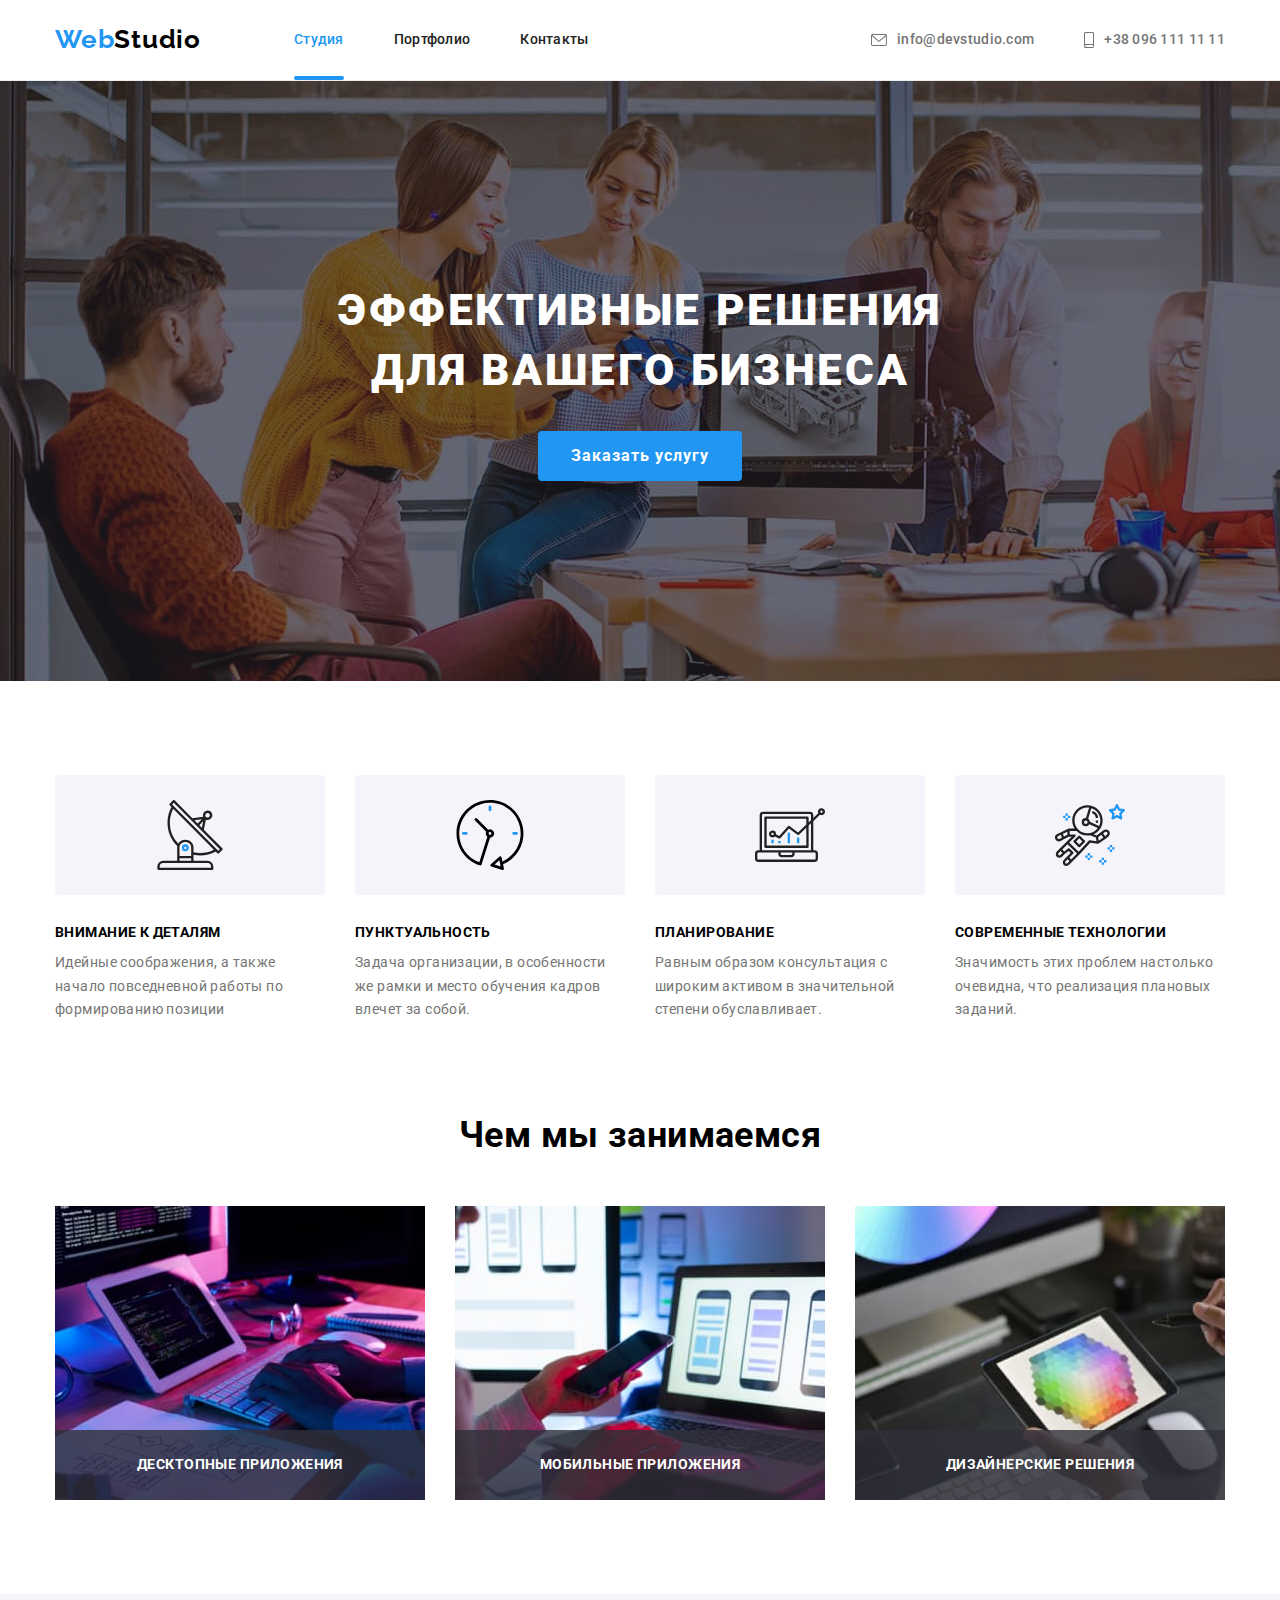
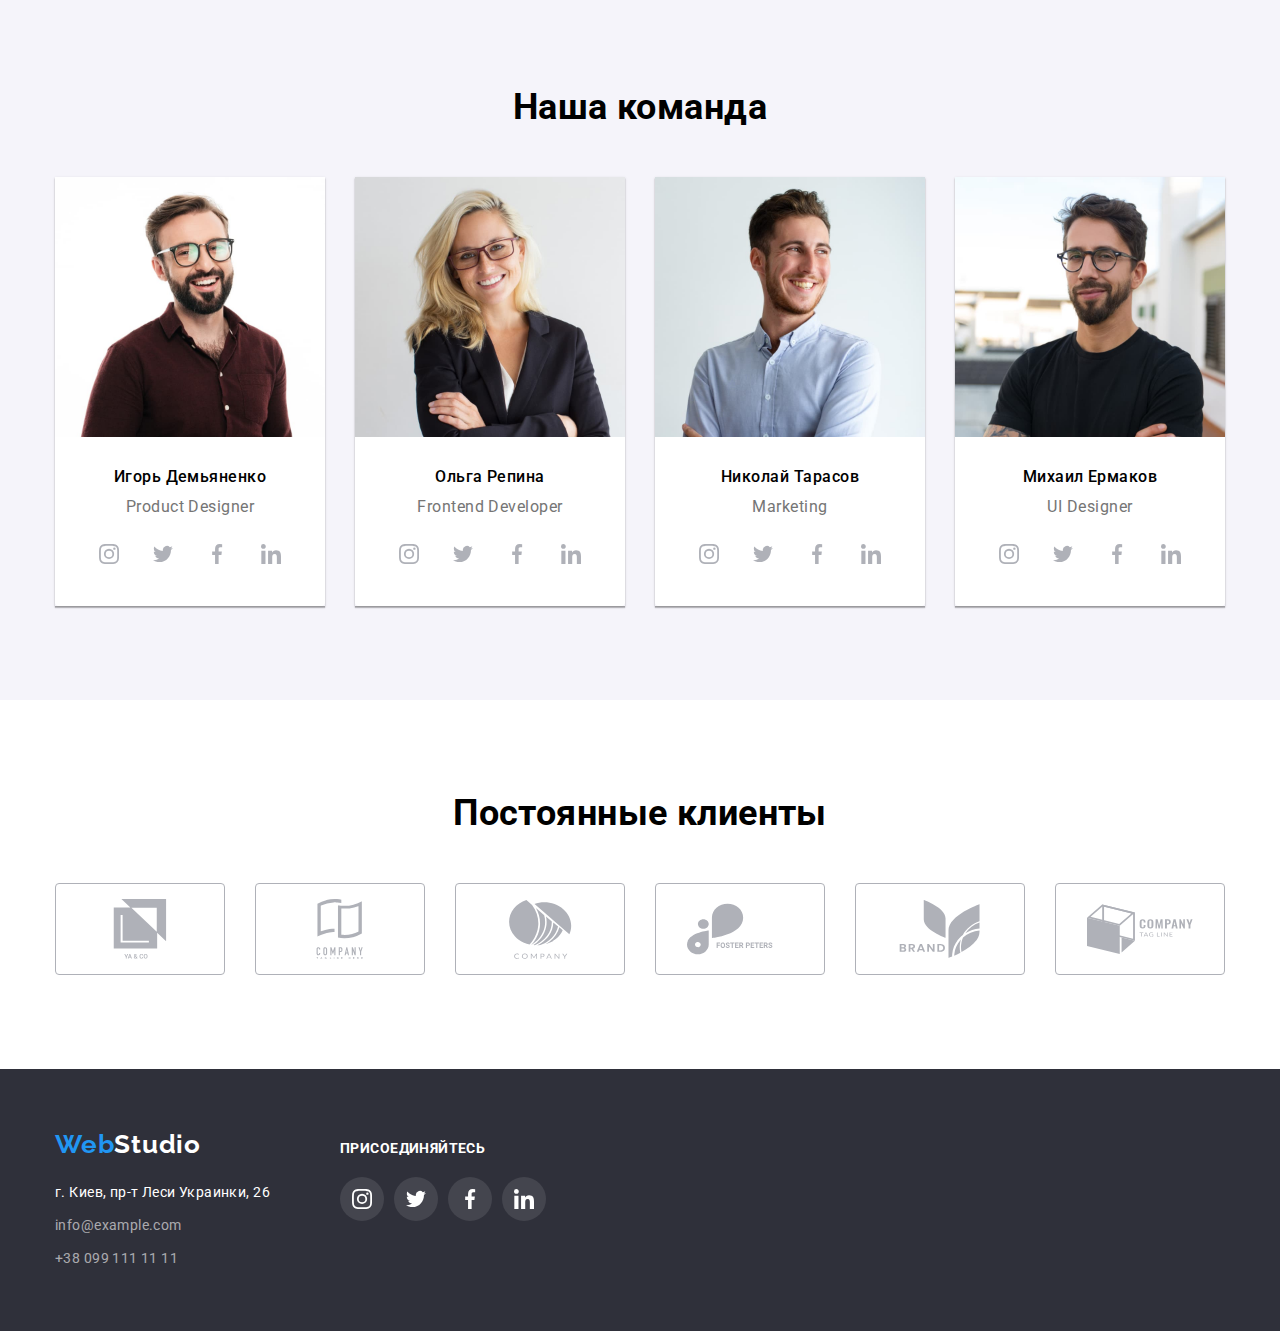
<file: index.html>
<!DOCTYPE html>
<html lang="ru">
  <head>
    <meta charset="UTF-8" />
    <meta name="viewport" content="width=device-width, initial-scale=1.0" />
    <title>ДЗ_5</title>
    <link rel="preconnect" href="https://fonts.googleapis.com" />
    <!--зачем нужны два первые линка с preconnect?-->
    <link rel="preconnect" href="https://fonts.gstatic.com" crossorigin />
    <link
      href="https://fonts.googleapis.com/css2?family=Raleway:wght@700&family=Roboto:wght@400;500;700;900&display=swap"
      rel="stylesheet"
    />
    <link
      rel="stylesheet"
      href="https://cdnjs.cloudflare.com/ajax/libs/modern-normalize/1.1.0/modern-normalize.min.css"
    />

    <link rel="stylesheet" href="./css/styles.css" />
  </head>

  <body>
    <!-- Шапка сайта -->
    <header class="header-border">
      <div class="container header-section">
        <nav class="nav">
          <a href="./index.html" class="logo">
            Web<span class="nav-logo">Studio</span></a
          >

          <!-- Навигация -->
          <ul class="site-nav">
            <li class="item">
              <a href="" class="link current underline">Студия </a>
            </li>

            <li class="item">
              <a href="./portfolio.html" class="link">Портфолио </a>
            </li>

            <li class="item">
              <a href="" class="link">Контакты </a>
            </li>
          </ul>
        </nav>

        <!-- Контакты в меню-->
        <ul class="contacts">
          <li class="contacts-item">
            <a href="mailto:info@devstudio.com" class="link icon-hov">
              <svg class="button-icon" width="16px" height="12px">
                <use href="./images/sprite.svg#envelope"></use>
              </svg>
              info@devstudio.com
            </a>
          </li>

          <li class="contacts-item">
            <a href="tel:+380991111111" class="link icon-hov">
              <svg class="button-icon" width="10px" height="16px">
                <use href="./images/sprite.svg#smartphone"></use>
              </svg>
              +38 096 111 11 11
            </a>
          </li>
        </ul>
      </div>
    </header>

    <!-- Уникальный контент страницы -->
    <main>
      <!-- Герой -->
      <section class="hero">
        <div class="container">
          <h1 class="hero-title">
            Эффективные решения <br />для вашего бизнеса
          </h1>
          <button class="hero-button" type="button" data-modal-open>
            Заказать услугу
          </button>

          <!-- Модальное окно -->
          <div class="backdrop is-hidden" data-modal>
            <div class="modal">
              <button class="close-button" data-modal-close>
                <svg width="18" height="18">
                  <use href="./images/sprite.svg#close"></use>
                </svg>
              </button>
            </div>
          </div>
        </div>
      </section>

      <!-- Преимущества -->
      <section class="feature-title section">
        <div class="container">
          <h2 class="visually-hidden">Преимущества</h2>
          <ul>
            <li class="features">
              <div class="features-icons">
                <svg class="icon-antenna" width="70px" height="70px">
                  <use href="./images/sprite.svg#antenna"></use>
                </svg>
              </div>
              <h3 class="feature-list-text">Внимание к деталям</h3>
              <p class="feature-list-description">
                Идейные соображения, а также начало повседневной работы по
                формированию позиции
              </p>
            </li>
            <li class="features">
              <div class="features-icons">
                <svg class="icon-clock" width="70px" height="70px">
                  <use href="./images/sprite.svg#clock"></use>
                </svg>
              </div>
              <h3 class="feature-list-text">Пунктуальность</h3>
              <p class="feature-list-description">
                Задача организации, в особенности же рамки и место обучения
                кадров влечет за собой.
              </p>
            </li>
            <li class="features">
              <div class="features-icons">
                <svg class="icon-diagram" width="70px" height="70px">
                  <use href="./images/sprite.svg#diagram"></use>
                </svg>
              </div>
              <h3 class="feature-list-text">Планирование</h3>
              <p class="feature-list-description">
                Равным образом консультация с широким активом в значительной
                степени обуславливает.
              </p>
            </li>
            <li class="features">
              <div class="features-icons">
                <svg class="icon-astronaut" width="70px" height="70px">
                  <use href="./images/sprite.svg#astronaut"></use>
                </svg>
              </div>
              <h3 class="feature-list-text">Современные технологии</h3>
              <p class="feature-list-description">
                Значимость этих проблем настолько очевидна, что реализация
                плановых заданий.
              </p>
            </li>
          </ul>
        </div>
      </section>

      <!-- Примеры работ -->
      <section class="section-exapmles">
        <div class="container">
          <h2 class="section-title">Чем мы занимаемся</h2>
          <ul>
            <li class="section-img">
              <img
                src="./images/img.jpg"
                alt="программист кодит"
                width="370"
                height="294"
              />
              <div class="examples-img">
                <p class="img-descript">Десктопные приложения</p>
              </div>
            </li>

            <li class="section-img">
              <img
                src="./images/box2.jpg"
                alt="телефон и ноутбук"
                width="370"
                height="294"
              />
              <div class="examples-img">
                <p class="img-descript">Мобильные приложения</p>
              </div>
            </li>
            <li class="section-img">
              <img
                src="./images/box3.jpg"
                alt="графический дизайн"
                width="370"
                height="294"
              />
              <div class="examples-img">
                <p class="img-descript">Дизайнерские решения</p>
              </div>
            </li>
          </ul>
        </div>
      </section>

      <!-- Команда -->
      <section class="team section">
        <div class="container">
          <h2 class="section-title">Наша команда</h2>

          <ul>
            <li class="team-img">
              <img
                src="./images/igor.jpg"
                alt="Игорь Демьяненко"
                width="270"
                height="260"
              />
              <div class="team-container">
                <h3 class="team-title">Игорь Демьяненко</h3>
                <p class="section-description">Product Designer</p>

                <ul class="team-icons">
                  <li class="team-list">
                    <a href="" class="team-network-icons">
                      <svg class="icons" width="20px" height="20px">
                        <use href="./images/sprite.svg#instagram"></use>
                      </svg>
                    </a>
                  </li>

                  <li class="team-list">
                    <a href="" class="team-network-icons">
                      <svg class="icons" width="20px" height="20px">
                        <use href="./images/sprite.svg#twitter"></use>
                      </svg>
                    </a>
                  </li>

                  <li class="team-list">
                    <a href="" class="team-network-icons">
                      <svg width="20px" height="20px">
                        <use href="./images/sprite.svg#facebook"></use>
                      </svg>
                    </a>
                  </li>

                  <li class="team-list">
                    <a href="" class="team-network-icons">
                      <svg                      
                        width="20px"
                        height="20px"
                      >
                        <use href="./images/sprite.svg#linkedin"></use>
                      </svg>
                    </a>
                  </li>
                </ul>
              </div>
            </li>
            <li class="team-img">
              <img
                src="./images/olga.jpg"
                alt="Ольга Репина"
                width="270"
                height="260"
              />
              <div class="team-container">
                <h3 class="team-title">Ольга Репина</h3>
                <p class="section-description">Frontend Developer</p>

                <ul class="team-icons">
                  <li class="team-list">
                    <a href="" class="team-network-icons">
                      <svg width="20px" height="20px">
                        <use href="./images/sprite.svg#instagram"></use>
                      </svg>
                    </a>
                  </li>

                  <li class="team-list">
                    <a href="" class="team-network-icons">
                      <svg width="20px" height="20px">
                        <use href="./images/sprite.svg#twitter"></use>
                      </svg>
                    </a>
                  </li>

                  <li class="team-list">
                    <a href="" class="team-network-icons">
                      <svg width="20px" height="20px">
                        <use href="./images/sprite.svg#facebook"></use>
                      </svg>
                    </a>
                  </li>

                  <li class="team-list">
                    <a href="" class="team-network-icons">
                      <svg width="20px" height="20px">
                        <use href="./images/sprite.svg#linkedin"></use>
                      </svg>
                    </a>
                  </li>
                </ul>
              </div>
            </li>
            <li class="team-img">
              <img
                src="./images/nikolay.jpg"
                alt="Николай Тарасов"
                width="270"
                height="260"
              />
              <div class="team-container">
                <h3 class="team-title">Николай Тарасов</h3>
                <p class="section-description">Marketing</p>
                <ul class="team-icons">
                  <li class="team-list">
                    <a href="" class="team-network-icons">
                      <svg width="20px" height="20px">
                        <use href="./images/sprite.svg#instagram"></use>
                      </svg>
                    </a>
                  </li>

                  <li class="team-list">
                    <a href="" class="team-network-icons">
                      <svg width="20px" height="20px">
                        <use href="./images/sprite.svg#twitter"></use>
                      </svg>
                    </a>
                  </li>

                  <li class="team-list">
                    <a href="" class="team-network-icons">
                      <svg width="20px" height="20px">
                        <use href="./images/sprite.svg#facebook"></use>
                      </svg>
                    </a>
                  </li>

                  <li class="team-list">
                    <a href="" class="team-network-icons">
                      <svg width="20px" height="20px">
                        <use href="./images/sprite.svg#linkedin"></use>
                      </svg>
                    </a>
                  </li>
                </ul>
              </div>
            </li>
            <li class="team-img">
              <img
                src="./images/mixail.jpg"
                alt="Михаил Ермаков"
                width="270"
                height="260px"
              />
              <div class="team-container">
                <h3 class="team-title">Михаил Ермаков</h3>
                <p class="section-description">UI Designer</p>
                <ul class="team-icons">
                  <li class="team-list">
                    <a href="" class="team-network-icons">
                      <svg width="20px" height="20px">
                        <use href="./images/sprite.svg#instagram"></use>
                      </svg>
                    </a>
                  </li>

                  <li class="team-list">
                    <a href="" class="team-network-icons">
                      <svg width="20px" height="20px">
                        <use href="./images/sprite.svg#twitter"></use>
                      </svg>
                    </a>
                  </li>

                  <li class="team-list">
                    <a href="" class="team-network-icons">
                      <svg width="20px" height="20px">
                        <use href="./images/sprite.svg#facebook"></use>
                      </svg>
                    </a>
                  </li>

                  <li class="team-list">
                    <a href="" class="team-network-icons">
                      <svg width="20px" height="20px">
                        <use href="./images/sprite.svg#linkedin"></use>
                      </svg>
                    </a>
                  </li>
                </ul>
              </div>
            </li>
          </ul>
        </div>
      </section>

      <!-- Постоянные клиенты -->
      <section class="customers section">
        <div class="container">
          <h2 class="section-title cusotmers-title">Постоянные клиенты</h2>

          <ul>
            <li class="customers-list">
              <a href="" class="customers-link">
                <svg class="customers-icon" width="106px" height="60px">
                  <use href="./images/sprite.svg#group"></use>
                </svg>
              </a>
            </li>

            <li class="customers-list">
              <a href="" class="customers-link">
                <svg class="customers-icon" width="106px" height="60px">
                  <use href="./images/sprite.svg#group2"></use>
                </svg>
              </a>
            </li>

            <li class="customers-list">
              <a href="" class="customers-link">
                <svg class="customers-icon" width="106px" height="60px">
                  <use href="./images/sprite.svg#group3"></use>
                </svg>
              </a>
            </li>

            <li class="customers-list">
              <a href="" class="customers-link">
                <svg class="customers-icon" width="106px" height="60px">
                  <use href="./images/sprite.svg#group4"></use>
                </svg>
              </a>
            </li>

            <li class="customers-list">
              <a href="" class="customers-link">
                <svg class="customers-icon" width="106px" height="60px">
                  <use href="./images/sprite.svg#group5"></use>
                </svg>
              </a>
            </li>

            <li class="customers-list">
              <a href="" class="customers-link">
                <svg class="customers-icon" width="106px" height="60px">
                  <use href="./images/sprite.svg#group6"></use>
                </svg>
              </a>
            </li>
          </ul>
        </div>
      </section>
    </main>
    <!-- Футер -->
    <footer class="footer-section">
      <div class="container footer-container">
        <div class="container-address">
          <a href="./index.html" class="logo-footer">
            Web<span class="footer-section-logo">Studio</span>
          </a>

          <address class="address">
            <p class="address-location">г. Киев, пр-т Леси Украинки, 26</p>
            <a href="mailto:info@example.com" class="footer-section-contact"
              >info@example.com</a
            >
            <a href="tel:+380991111111" class="footer-section-contact"
              >+38 099 111 11 11</a
            >
          </address>
        </div>

        <div class="icons-footer">
          <p class="icons-title">присоединяйтесь</p>
          <ul class="icons-footer-list">
            <li class="icons-list">
              <a href="" class="footer-icons-link">
                <svg class="footer-icons-img">
                  <use href="./images/sprite.svg#instagram"></use>
                </svg>
              </a>
            </li>
            <li class="icons-list">
              <a href="" class="footer-icons-link">
                <svg class="footer-icons-img">
                  <use href="./images/sprite.svg#twitter"></use>
                </svg>
              </a>
            </li>
            <li class="icons-list">
              <a href="" class="footer-icons-link">
                <svg class="footer-icons-img">
                  <use href="./images/sprite.svg#facebook"></use>
                </svg>
              </a>
            </li>
            <li class="icons-list">
              <a href="" class="footer-icons-link">
                <svg class="footer-icons-img">
                  <use href="./images/sprite.svg#linkedin"></use>
                </svg>
              </a>
            </li>
          </ul>
        </div>
      </div>
    </footer>

    <!-- Скрипт -->
    <script src="./js/modal.js"></script>
  </body>
</html>
</file>
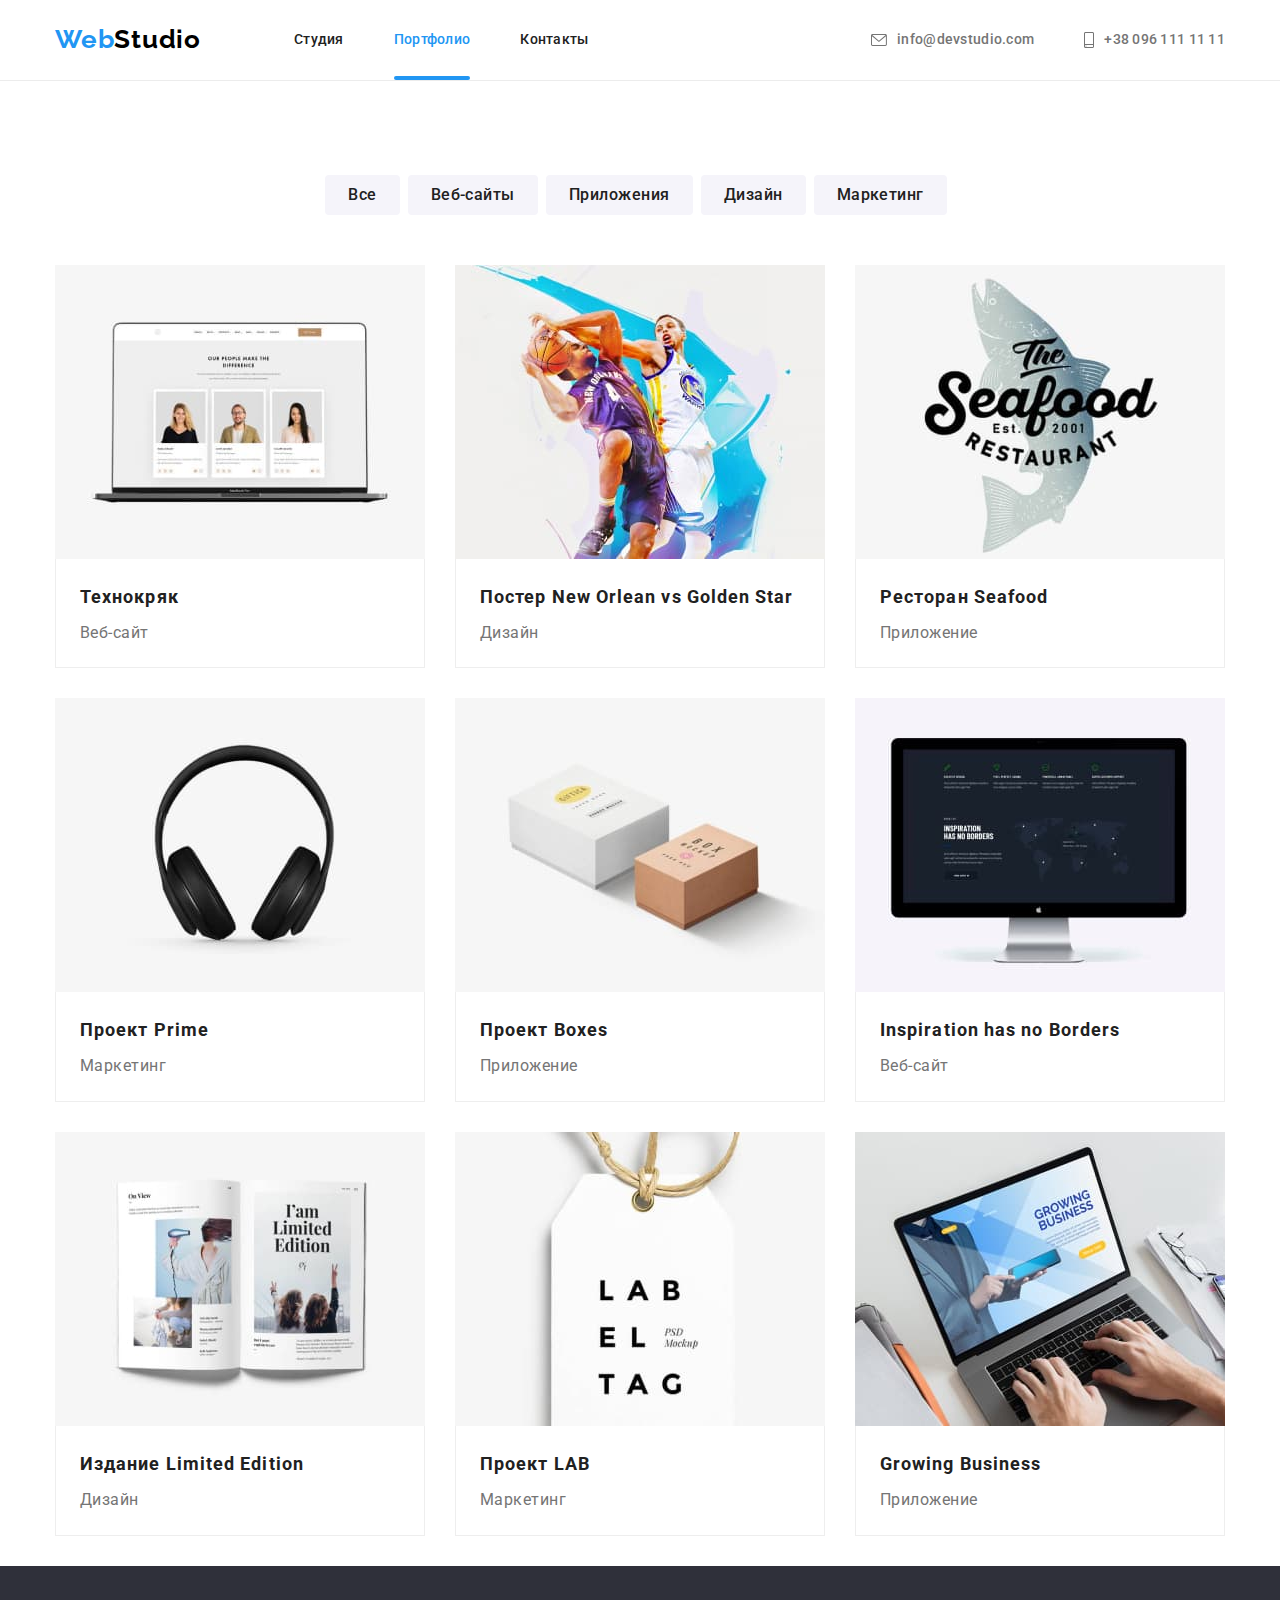
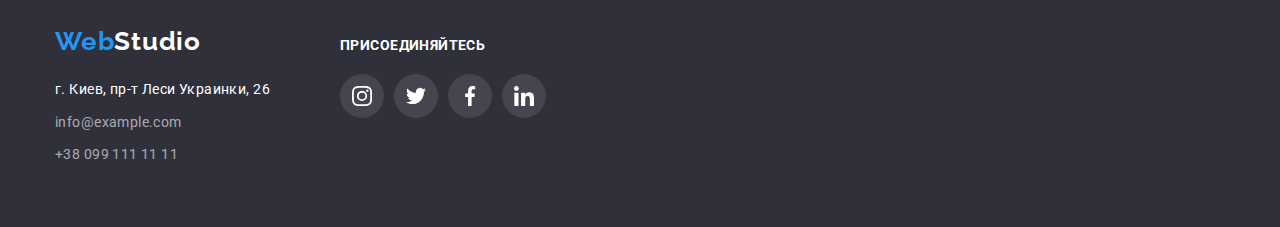
<file: portfolio.html>
<!DOCTYPE html>
<html lang="ru">
  <head>
    <meta charset="UTF-8" />
    <meta name="viewport" content="width=device-width, initial-scale=1.0" />
    <title>ДЗ_5</title>
    <link rel="preconnect" href="https://fonts.googleapis.com" />
    <!--зачем нужны два первые линка с preconnect?-->
    <link rel="preconnect" href="https://fonts.gstatic.com" crossorigin />
    <link
      href="https://fonts.googleapis.com/css2?family=Raleway:wght@700&family=Roboto:wght@400;500;700;900&display=swap"
      rel="stylesheet"
    />
    <link
      rel="stylesheet"
      href="https://cdnjs.cloudflare.com/ajax/libs/modern-normalize/1.1.0/modern-normalize.min.css"
    />

    <link rel="stylesheet" href="./css/styles.css" />
  </head>

  <body>
    <!-- Шапка сайта -->
    <header class="header-border">
      <div class="container header-section">
        <nav class="nav">
          <a href="./index.html" class="logo">
            Web<span class="nav-logo">Studio</span></a
          >

          <!-- Навигация -->
          <ul class="site-nav">
            <li class="item"><a href="./index.html" class="link">Студия</a></li>
            <li class="item">
              <a href="./portfolio.html" class="link current underline"
                >Портфолио</a
              >
            </li>
            <li class="item"><a href="" class="link">Контакты</a></li>
          </ul>
        </nav>

        <!-- Контакты в меню-->
        <ul class="contacts">
          <li class="contacts-item">
            <a href="mailto:info@devstudio.com" class="link icon-hov">
              <svg class="button-icon" width="16px" height="12px">
                <use href="./images/sprite.svg#envelope"></use>
              </svg>

              info@devstudio.com
            </a>
          </li>

          <li class="contacts-item">
            <a href="tel:+380991111111" class="link icon-hov">
              <svg class="button-icon" width="10px" height="16px">
                <use href="./images/sprite.svg#smartphone"></use>
              </svg>

              +38 096 111 11 11
            </a>
          </li>
        </ul>
      </div>
    </header>

    <!-- Контент страницы Портфолио -->
    <main>
      <section>
        <div class="container">
          <h1 class="visually-hidden">Портфолио</h1>

          <!-- Фильтр -->

          <ul class="container-button">
            <li><button type="button" class="button">Все</button></li>
            <li><button type="button" class="button">Веб-сайты</button></li>
            <li><button type="button" class="button">Приложения</button></li>
            <li><button type="button" class="button">Дизайн</button></li>
            <li><button type="button" class="button">Маркетинг</button></li>
          </ul>

          <!-- Услуги компании -->

          <ul class="service">
            <li class="service-main">
              <a class="text-decoration" href="">
                <div class="service-img">
                  <img
                    src="./images/technokryak.jpg"
                    alt="Технокряк"
                    width="370"
                  />
                  <div class="service-text">
                    <p class="service-text-description">
                      Технокряк это современная площадка распространения
                      коронавируса. Компании используют эту платформу для
                      цифрового шпионажа и атак на защищённые сервера
                      конкурентов.
                    </p>
                  </div>
                </div>

                <div class="service-border">
                  <h2 class="service-title">Технокряк</h2>
                  <p class="service-description">Веб-сайт</p>
                </div>
              </a>
            </li>

            <li class="service-main">
              <a class="text-decoration" href="">
                <div class="service-img">
                  <img
                    src="./images/poster.jpg"
                    alt="Постер New Orlean vs Golden Star"
                    width="370"
                  />
                  <div class="service-text">
                    <p class="service-text-description">
                      Технокряк это современная площадка распространения
                      коронавируса. Компании используют эту платформу для
                      цифрового шпионажа и атак на защищённые сервера
                      конкурентов.
                    </p>
                  </div>
                </div>

                <div class="service-border">
                  <h2 class="service-title">
                    Постер New Orlean vs Golden Star
                  </h2>
                  <p class="service-description">Дизайн</p>
                </div>
              </a>
            </li>

            <li class="service-main">
              <a class="text-decoration" href="">
                <div class="service-img">
                  <img
                    src="./images/seafood.jpg"
                    alt="Ресторан Seafood"
                    width="370"
                  />
                  <div class="service-text">
                    <p class="service-text-description">
                      Технокряк это современная площадка распространения
                      коронавируса. Компании используют эту платформу для
                      цифрового шпионажа и атак на защищённые сервера
                      конкурентов.
                    </p>
                  </div>
                </div>

                <div class="service-border">
                  <h2 class="service-title">Ресторан Seafood</h2>
                  <p class="service-description">Приложение</p>
                </div>
              </a>
            </li>

            <li class="service-main">
              <a class="text-decoration" href="">
                <div class="service-img">
                  <img
                    src="./images/prime.jpg"
                    alt="Проект Prime"
                    width="370"
                  />

                  <div class="service-text">
                    <p class="service-text-description">
                      Технокряк это современная площадка распространения
                      коронавируса. Компании используют эту платформу для
                      цифрового шпионажа и атак на защищённые сервера
                      конкурентов.
                    </p>
                  </div>
                </div>

                <div class="service-border">
                  <h2 class="service-title">Проект Prime</h2>
                  <p class="service-description">Маркетинг</p>
                </div>
              </a>
            </li>

            <li class="service-main">
              <a class="text-decoration" href="">
                <div class="service-img">
                  <img
                    src="./images/boxes.jpg"
                    alt="Проект Boxes"
                    width="370"
                  />
                  <div class="service-text">
                    <p class="service-text-description">
                      Технокряк это современная площадка распространения
                      коронавируса. Компании используют эту платформу для
                      цифрового шпионажа и атак на защищённые сервера
                      конкурентов.
                    </p>
                  </div>
                </div>

                <div class="service-border">
                  <h2 class="service-title">Проект Boxes</h2>
                  <p class="service-description">Приложение</p>
                </div>
              </a>
            </li>

            <li class="service-main">
              <a class="text-decoration" href="">
                <div class="service-img">
                  <img
                    src="./images/inspiration.jpg"
                    alt="Inspiration has no Borders"
                    width="370"
                  />
                  <div class="service-text">
                    <p class="service-text-description">
                      Технокряк это современная площадка распространения
                      коронавируса. Компании используют эту платформу для
                      цифрового шпионажа и атак на защищённые сервера
                      конкурентов.
                    </p>
                  </div>
                </div>

                <div class="service-border">
                  <h2 class="service-title">Inspiration has no Borders</h2>
                  <p class="service-description">Веб-сайт</p>
                </div>
              </a>
            </li>

            <li class="service-main">
              <a class="text-decoration" href="">
                <div class="service-img">
                  <img
                    src="./images/limited.jpg"
                    alt="Издание Limited Edition"
                    width="370"
                  />
                  <div class="service-text">
                    <p class="service-text-description">
                      Технокряк это современная площадка распространения
                      коронавируса. Компании используют эту платформу для
                      цифрового шпионажа и атак на защищённые сервера
                      конкурентов.
                    </p>
                  </div>
                </div>

                <div class="service-border">
                  <h2 class="service-title">Издание Limited Edition</h2>
                  <p class="service-description">Дизайн</p>
                </div>
              </a>
            </li>

            <li class="service-main">
              <a class="text-decoration" href="">
                <div class="service-img">
                  <img src="./images/lab.jpg" alt="Проект LAB" width="370" />
                  <div class="service-text">
                    <p class="service-text-description">
                      Технокряк это современная площадка распространения
                      коронавируса. Компании используют эту платформу для
                      цифрового шпионажа и атак на защищённые сервера
                      конкурентов.
                    </p>
                  </div>
                </div>

                <div class="service-border">
                  <h2 class="service-title">Проект LAB</h2>
                  <p class="service-description">Маркетинг</p>
                </div>
              </a>
            </li>

            <li class="service-main">
              <a class="text-decoration" href="">
                <div class="service-img">
                  <img
                    src="./images/business.jpg"
                    alt="Growing Business"
                    width="370"
                  />
                  <div class="service-text">
                    <p class="service-text-description">
                      Технокряк это современная площадка распространения
                      коронавируса. Компании используют эту платформу для
                      цифрового шпионажа и атак на защищённые сервера
                      конкурентов.
                    </p>
                  </div>
                </div>

                <div class="service-border">
                  <h2 class="service-title">Growing Business</h2>
                  <p class="service-description">Приложение</p>
                </div>
              </a>
            </li>
          </ul>
        </div>
      </section>
    </main>

    <!-- Футер -->

    <footer class="footer-section">
      <div class="container footer-container">
        <div class="container-address">
          <a href="./index.html" class="logo-footer">
            Web<span class="footer-section-logo">Studio</span>
          </a>

          <address class="address">
            <p class="address-location">г. Киев, пр-т Леси Украинки, 26</p>
            <a href="mailto:info@example.com" class="footer-section-contact"
              >info@example.com</a
            >
            <a href="tel:+380991111111" class="footer-section-contact"
              >+38 099 111 11 11</a
            >
          </address>
        </div>

        <div class="icons-footer">
          <p class="icons-title">присоединяйтесь</p>
          <ul class="icons-footer-list">
            <li class="icons-list">
              <a href="" class="footer-icons-link">
                <svg class="footer-icons-img">
                  <use href="./images/sprite.svg#instagram"></use>
                </svg>
              </a>
            </li>
            <li class="icons-list">
              <a href="" class="footer-icons-link">
                <svg class="footer-icons-img">
                  <use href="./images/sprite.svg#twitter"></use>
                </svg>
              </a>
            </li>
            <li class="icons-list">
              <a href="" class="footer-icons-link">
                <svg class="footer-icons-img">
                  <use href="./images/sprite.svg#facebook"></use>
                </svg>
              </a>
            </li>
            <li class="icons-list">
              <a href="" class="footer-icons-link">
                <svg class="footer-icons-img">
                  <use href="./images/sprite.svg#linkedin"></use>
                </svg>
              </a>
            </li>
          </ul>
        </div>
      </div>
    </footer>
  </body>
</html>
</file>
<file: css/styles.css>
:root {
  --primary-text-color: #757575;
  --title-text-color: #212121;
  --accent-color: #2196f3;
  --white-color: #ffffff;
  --second-bg-color: #f5f4fa;
  --icon-color: #afb1b8;
}

.visually-hidden {
  position: absolute;
  width: 1px;
  height: 1px;
  margin: -1px;
  border: 0;
  padding: 0;

  white-space: nowrap;
  clip-path: inset(100%);
  clip: rect(0 0 0 0);
  overflow: hidden;
}

img {
  display: block;
  max-width: 100%;
  height: auto;
}

body {
  margin: 0;
  background-color: var(--second-accent-color);
  font-family: Roboto, sans-serif;
  font-size: 14px;
  font-style: normal;
  font-weight: normal;
  line-height: 1.7;
  letter-spacing: 0.03em;
}

ul {
  display: flex;
  align-items: center;
  padding: 0;
  margin: 0;
  list-style: none;
}

.container {
  width: 1200px;
  margin-left: auto;
  margin-right: auto;
  padding-left: 15px;
  padding-right: 15px;
}
/* HEADER */

.header-border {
  border-bottom: 1px solid #ececec;
}

.header-section {
  display: flex;
  align-items: center;
}

/* НАВИГАЦИЯ */

/* Логотип */
.logo {
  color: var(--accent-color);
  font-family: Raleway, cursive;
  font-weight: 700;
  font-size: 26px;
  line-height: 1.2;
  letter-spacing: 0.03em;
  text-decoration: none;

  transition: color 250ms cubic-bezier(0.4, 0, 0.2, 1);
}

.logo:hover,
.logo:focus {
  color: var(--title-text-color);
}

.nav-logo {
  color: #000000;
}

.nav {
  align-items: center;
  display: flex;
}

.site-nav {
  display: flex;
  margin-left: 93px;
}

.site-nav > .item + .item {
  margin-left: 50px;
}

.site-nav .link {
  display: block;

  color: var(--title-text-color);
  font-weight: 500;
  font-size: 14px;
  line-height: 1.1;
  letter-spacing: 0.02em;
}

.site-nav .link:hover,
.site-nav .link:focus {
  color: var(--accent-color);
}

.site-nav .link.current {
  display: block;

  color: var(--accent-color);
}

/* Контакты в меню*/

.contacts {
  display: flex;
  justify-content: center;
  margin-left: auto;
  align-items: center;
}

.contacts > .contacts-item + .contacts-item {
  margin-left: 50px;
}
.button-icon {
  border: 0;
  margin-right: 10px;

  fill: currentColor;
}

.link.icon-hov {
  display: flex;
  align-items: center;
}

.link {
  display: block;
  padding-top: 32px;
  padding-bottom: 32px;

    font-style: normal;
  text-decoration: none;
  font-weight: 500;
  font-size: 14px;
  line-height: 1.1;
  letter-spacing: 0.02em;

  color: var(--main-text-color);
  transition: color 250ms cubic-bezier(0.4, 0, 0.2, 1);
}

/* подчеркивание */

.underline {
  position: relative;
  display: block;
  text-decoration: none;
}

.underline::after {
  content: "";

  position: absolute;

  display: block;
  left: 0;
  bottom: 0;

  height: 4px;
  width: 100%;
  background-color: #2196f3;
  border-radius: 2px;

  /* transform: scale(0.3, 0.5);
  transition: transform 250ms cubic-bezier(0.4, 0, 0.2, 1); */
}

/* .underline:hover::after {
  transform: scale(1, 1);
} */

.contacts .link {
  color: var(--primary-text-color);
}
.contacts .link:hover,
.contacts .link:focus {
  color: var(--accent-color);
}

.icon-hov .button-icon:hover,
.icon-hov .button-icon:focus {
  fill: var(--accent-color);
}

/* Уникальный контент страницы - MAIN */

/* ГЕРОЙ */
/* Кнопка Герой */

.hero {
  background-color: #2f303a;
  background-image: linear-gradient(
      to right,
      rgba(47, 48, 58, 0.4),
      rgba(47, 48, 58, 0.4)
    ),
    url("../images/hero-img.jpg");

  background-size: cover;

  max-width: 1600px;
  margin-left: auto;
  margin-right: auto;
  text-align: center;
  padding-top: 200px;
  padding-right: 0;
  padding-bottom: 200px;
  padding-left: 0;
}

.hero-title {
  margin-left: auto;
  margin-right: auto;
  margin-top: 0;
  margin-bottom: 30px;

  color: var(--white-color);
  font-weight: 900;
  font-size: 44px;
  line-height: 1.36;
  letter-spacing: 0.06em;
  font-size: Black;
  text-transform: uppercase;
}

.hero-button {
  margin-left: auto;
  margin-right: auto;
  border: 1px solid transparent; /*делает бордер прозрачным*/
  border-radius: 4px;
  padding: 10px 32px;
  min-width: 200px;

  font-family: inherit;
  font-style: inherit;
  color: var(--white-color);
  background-color: var(--accent-color);
  font-size: 16px;
  line-height: 1.8;
  font-weight: 700;
  letter-spacing: 0.06em;
  cursor: pointer;

  transition: background-color 250ms cubic-bezier(0.4, 0, 0.2, 1), 
  color 250ms cubic-bezier(0.4, 0, 0.2, 1);
}

.hero-button:hover,
.hero-button:focus {
  color: var(--second-accent-color);
  background-color: #188ce8;
}

/* Преимущества */

.features {
  max-width: 270px;
}

.features-icons {
  display: flex;
  justify-content: center;
  align-items: center;
  /* margin-bottom: 30px; */
  border-radius: 4px;
  height: 120px;
  background-color: var(--second-bg-color);
}

.icon-antenna {
  justify-content: center;
}
.icon-clock {
  justify-content: center;
}
.icon-diagram {
  justify-content: center;
}
.icon-astronaut {
  justify-content: center;
}

.features:not(:last-child) {
  margin-right: 30px;
}

.feature-list-text {
  margin-bottom: 10px;
  margin-top: 30px;

  font-weight: 700;
  font-size: 14px;
  line-height: 1.1;
  letter-spacing: 0.03em;
  text-transform: uppercase;
}

.feature-list-description {
  margin-top: 0;
  margin-bottom: 0;

  color: var(--primary-text-color);
  font-size: 14px;
  font-weight: 400;
  line-height: 1.7;
  letter-spacing: 0.03em;
}

/* Примеры работ */

.section-exapmles {
  margin: 0;
  padding-top: 0px;
  padding-bottom: 94px;
}

.section-title {
  margin-left: auto;
  margin-right: auto;
  margin-top: 0;
  margin-bottom: 50px;

  text-align: center;
  font-weight: 700;
  font-size: 36px;
  line-height: 1.1;
}

.section-img {
  position: relative;

  margin-left: 30px;
  max-width: calc((100%-60px) / 3);
}

.section-img:nth-last-child(3n) {
  margin-left: 0;
}

.examples-img {
  position: absolute;
  bottom: 0;
  width: 100%;
  height: 70px;

  background-color: rgba(47, 48, 58, 0.8);
}

.img-descript {
  margin: 0;
  padding: 27px 82px 27px 82px;
  font-weight: 700;
  font-size: 14px;
  line-height: 1.14;
  text-align: center;
  letter-spacing: 0.03em;
  text-transform: uppercase;

  color: var(--white-color);
}

/* Команда */

.team {
  text-align: center;
  background-color: var(--second-bg-color);
}

.team-img {
  margin-left: 30px;
  max-width: calc((100%-90px) / 4);

  box-shadow: 0px 1px 3px rgba(0, 0, 0, 0.12), 0px 1px 1px rgba(0, 0, 0, 0.14),
    0px 2px 1px rgba(0, 0, 0, 0.2);
}

.team-img:nth-last-child(4n) {
  margin-left: 0;
}

.team-container {
  padding: 30px 10px;

  border-bottom-left-radius: 4px;
  border-bottom-right-radius: 4px;
  margin-top: 0;

  background-color: var(--white-color);
}

.team-title {
  margin: 0 0 0 0;
  margin-bottom: 10px;

  font-size: 16px;
  font-weight: 500;
  line-height: 1.2;
  text-align: center;
  vertical-align: top;
  letter-spacing: 0.03em;
}

/* Секция паддинги и марджины */

.section {
  padding-top: 94px;
  padding-bottom: 94px;
}

.section-description {
  margin: 0 0 0 0;

  color: var(--primary-text-color);
  font-size: 16px;
  line-height: 1.2;
  text-align: center;
  vertical-align: top;
  letter-spacing: 0.03em;
}

/* -------------------------- */

.team-icons {
  margin: 0;
  padding: 0;
  margin-top: 16px;
  margin-right: auto;
  margin-left: auto;

  width: 206px;
  /* height: 44px; */
}

.team-network-icons {
  display: flex;

  cursor: pointer;
  width: 44px;
  height: 44px;
  justify-content: center;
  align-items: center;
  fill: var(--icon-color);

  border-radius: 50%;
 
  transition: background-color 250ms cubic-bezier(0.4, 0, 0.2, 1), 
  fill 250ms cubic-bezier(0.4, 0, 0.2, 1);
}

.team-network-icons:hover,
.team-network-icons:focus {
  background-color: var(--accent-color);
  fill: var(--white-color);
  border-radius: 50%;
}

.team-list {
  margin-right: 10px;
}
.team-list:nth-child(4n) {
  margin-right: 0;
}

/* Постоянные клиенты */

.customers {
  margin-top: 0;
}

.customers-list {
  width: 170px;
  height: 92px;
}

.customers-list:not(:last-child) {
  margin-right: 30px;
}

.customers-link {
  width: 100%;
  height: 100%;
  display: flex;
  justify-content: center;
  align-items: center;
  border-radius: 4px;
  border: 1px solid #afb1b8;

  transition: border-color 250ms cubic-bezier(0.4, 0, 0.2, 1);
}


.customers-link:hover,
.customers-link:focus {
  border-color: var(--accent-color);
}
.customers-link:hover .customers-icon {
  fill: var(--accent-color);
}

.customers-icon {
  fill: var(--icon-color);
  transition: fill 250ms cubic-bezier(0.4, 0, 0.2, 1);
}

/* ФУТЕР */

.footer-section {
  padding-top: 60px;
  padding-bottom: 60px;
  background-color: #2f303a;
}

.footer-container {
  display: flex;
  align-items: baseline;
}

.logo-footer {
  color: var(--accent-color);
  font-family: Raleway, cursive;
  font-weight: 700;
  font-size: 26px;
  line-height: 1.2;
  letter-spacing: 0.03em;
  text-decoration: none;
}

.footer-section-logo {
  padding: 0;
  color: var(--white-color);
}

.address {
  margin-top: 20px;
  padding: 0;

  font-weight: normal;
  font-style: normal;
  color: var(--white-color);
  font-size: 14px;
  line-height: 1.7;

  letter-spacing: 0.03em;
}

.address-location {
  margin: 0 0 9px 0;
}

.address-location:not(:last-child) {
  margin-bottom: 9px;
}

.footer-section-contact {
  display: block;
  text-decoration: none;
  color: rgba(255, 255, 255, 0.6);

  transition: color 250ms cubic-bezier(0.4, 0, 0.2, 1);
}

.footer-section-contact:not(:last-child) {
  margin-bottom: 9px;
}

.footer-section-contact:hover,
.footer-section-contact:focus {
  color: var(--second-accent-color);
}

/*  Иконки в подвале */

.icons-footer {
  margin-left: 70px;
}

.icons-title {
  margin-top: 0;
  margin-bottom: 20px;
  color: var(--white-color);
  font-weight: 700;
  line-height: 1.2;
  text-transform: uppercase;
}

.icons-footer-list {
  display: inline-flex;
}

.icons-list:not(:last-child) {
  margin-right: 10px;
}

.footer-icons-link {
  display: inline-flex;
  justify-content: center;
  align-items: center;
  width: 44px;
  height: 44px;
  background-color: rgba(255, 255, 255, 0.1);
  color: var(--white-color);
  border-radius: 50%;

  transition: background-color 250ms cubic-bezier(0.4, 0, 0.2, 1); 
}

.footer-icons-link:hover,
.footer-icons-link:focus {
  background-color: var(--accent-color);
}

.footer-icons-img {
  width: 20px;
  height: 20px;
  fill: currentColor;
}

/* ПОРТФОЛИО */

/* Кнопки для портфолио */
.container-button {
  padding-top: 94px;
  justify-content: center;
}

.button {
  display: inline-block;
  border: 1px solid transparent;
  border-radius: 4px;
  padding: 6px 22px;
  min-width: 73px;
  margin-right: 8px;

  color: var(--title-text-color);
  background-color: var(--second-bg-color);
  font-family: inherit;
  font-style: inherit;
  font-size: 16px;
  font-weight: 500;
  line-height: 1.6;
  letter-spacing: 0.03em;
  text-align: center;
  cursor: pointer;
  
  
  transition: color 250ms cubic-bezier(0.4, 0, 0.2, 1), 
  background-color 250ms cubic-bezier(0.4, 0, 0.2, 1), 
  box-shadow 250ms cubic-bezier(0.4, 0, 0.2, 1);
  
}

.button:hover,
.button:focus {
  background-color: var(--accent-color);
  color: var(--white-color);
  box-shadow: 0px 3px 1px rgba(0, 0, 0, 0.1), 0px 1px 2px rgba(0, 0, 0, 0.08),
    0px 2px 2px rgba(0, 0, 0, 0.12);
}

.button:nth-last-child(5n) {
  margin-right: 0;
}

/* Услуги компании */

.service {
  margin-top: 50px;
  margin-bottom: 30px;
  display: flex;
  flex-wrap: wrap;
  justify-content: space-between;
}

.service-main {
  margin-bottom: 30px;
  margin-right: 30px;
  max-width: calc((100%-60px) / 3);
}

.text-decoration {
  display: block;
  padding: 0;
  text-decoration: none;

  transition: box-shadow 250ms cubic-bezier(0.4, 0, 0.2, 1);
}

.text-decoration:hover,
.text-decoration:focus {
  box-shadow: 0px 1px 1px rgba(0, 0, 0, 0.12), 0px 4px 4px rgba(0, 0, 0, 0.06),
    1px 4px 6px rgba(0, 0, 0, 0.16);
}

.service-img {
  position: relative;
  overflow: hidden;
}

.service-text {
  position: absolute;

  top: 0;
  left: 0;
  width: 100%;
  height: 100%;
  background-color: rgba(33, 150, 243, 0.9);

  transform: translateY(100%);
  transition: transform 255ms cubic-bezier(0.4, 0, 0.2, 1);
}

.text-decoration:hover .service-text {
  transform: translateY(0);
}

.service-text-description {
  padding: 63px 24px 63px 24px;
  margin: 0;

  font-size: 18px;
  line-height: 156%;
  letter-spacing: 0.03em;

  color: var(--white-color);
}

.service-main:nth-last-child(-n + 3) {
  margin-bottom: 0;
}

.service-main:nth-child(3n) {
  margin-right: 0;
}

.service-border {
  border: 1px solid #eeeeee;
  border-top: 0;
  padding: 20px 24px;
}

.service-title {
  margin-top: 0;
  margin-bottom: 4px;

  color: var(--title-text-color);
  font-size: 18px;
  font-weight: 700;
  line-height: 2;
  letter-spacing: 0.06em;
}

.service-description {
  margin-top: 0;
  margin-bottom: 0;

  color: var(--primary-text-color);
  font-size: 16px;
  line-height: 1.8;
  letter-spacing: 0.03em;
}

/* Модальное окно */

.backdrop {
  position: fixed;
  top: 0;
  left: 0;
  width: 100%;
  height: 100%;
  background-color: rgba(0, 0, 0, 0.2);

  z-index: 999;

  opacity: 1;
  transition: opacity 250ms cubic-bezier(0.4, 0, 0.2, 1);
}

.backdrop.is-hidden .modal {
  transform: translate(-50%, -50%) scaleX(0.9);
}

.modal {
  position: absolute;
  top: 50%;
  left: 50%;

  min-width: 528px;
  min-height: 581px;

  background-color: var(--white-color);
  box-shadow: 0px 1px 3px rgba(0, 0, 0, 0.12), 0px 1px 1px rgba(0, 0, 0, 0.14),
    0px 2px 1px rgba(0, 0, 0, 0.2);
  border-radius: 4px;

  transform: translate(-50%, -50%) scaleX(1);
  transition: transform 250ms cubic-bezier(0.4, 0, 0.2, 1);
}

.backdrop.is-hidden {
  opacity: 0;
  pointer-events: none;
}

.close-button {
  position: absolute;
  top: 0;
  right: 0;

  display: flex;
  justify-content: center;
  align-items: center;
  margin-top: 8px;
  margin-right: 8px;
  width: 30px;
  height: 30px;

  border-radius: 50%;
  fill: #000000;
  background: var(--white-color);
  border: 1px solid rgba(0, 0, 0, 0.1);
}
</file>
